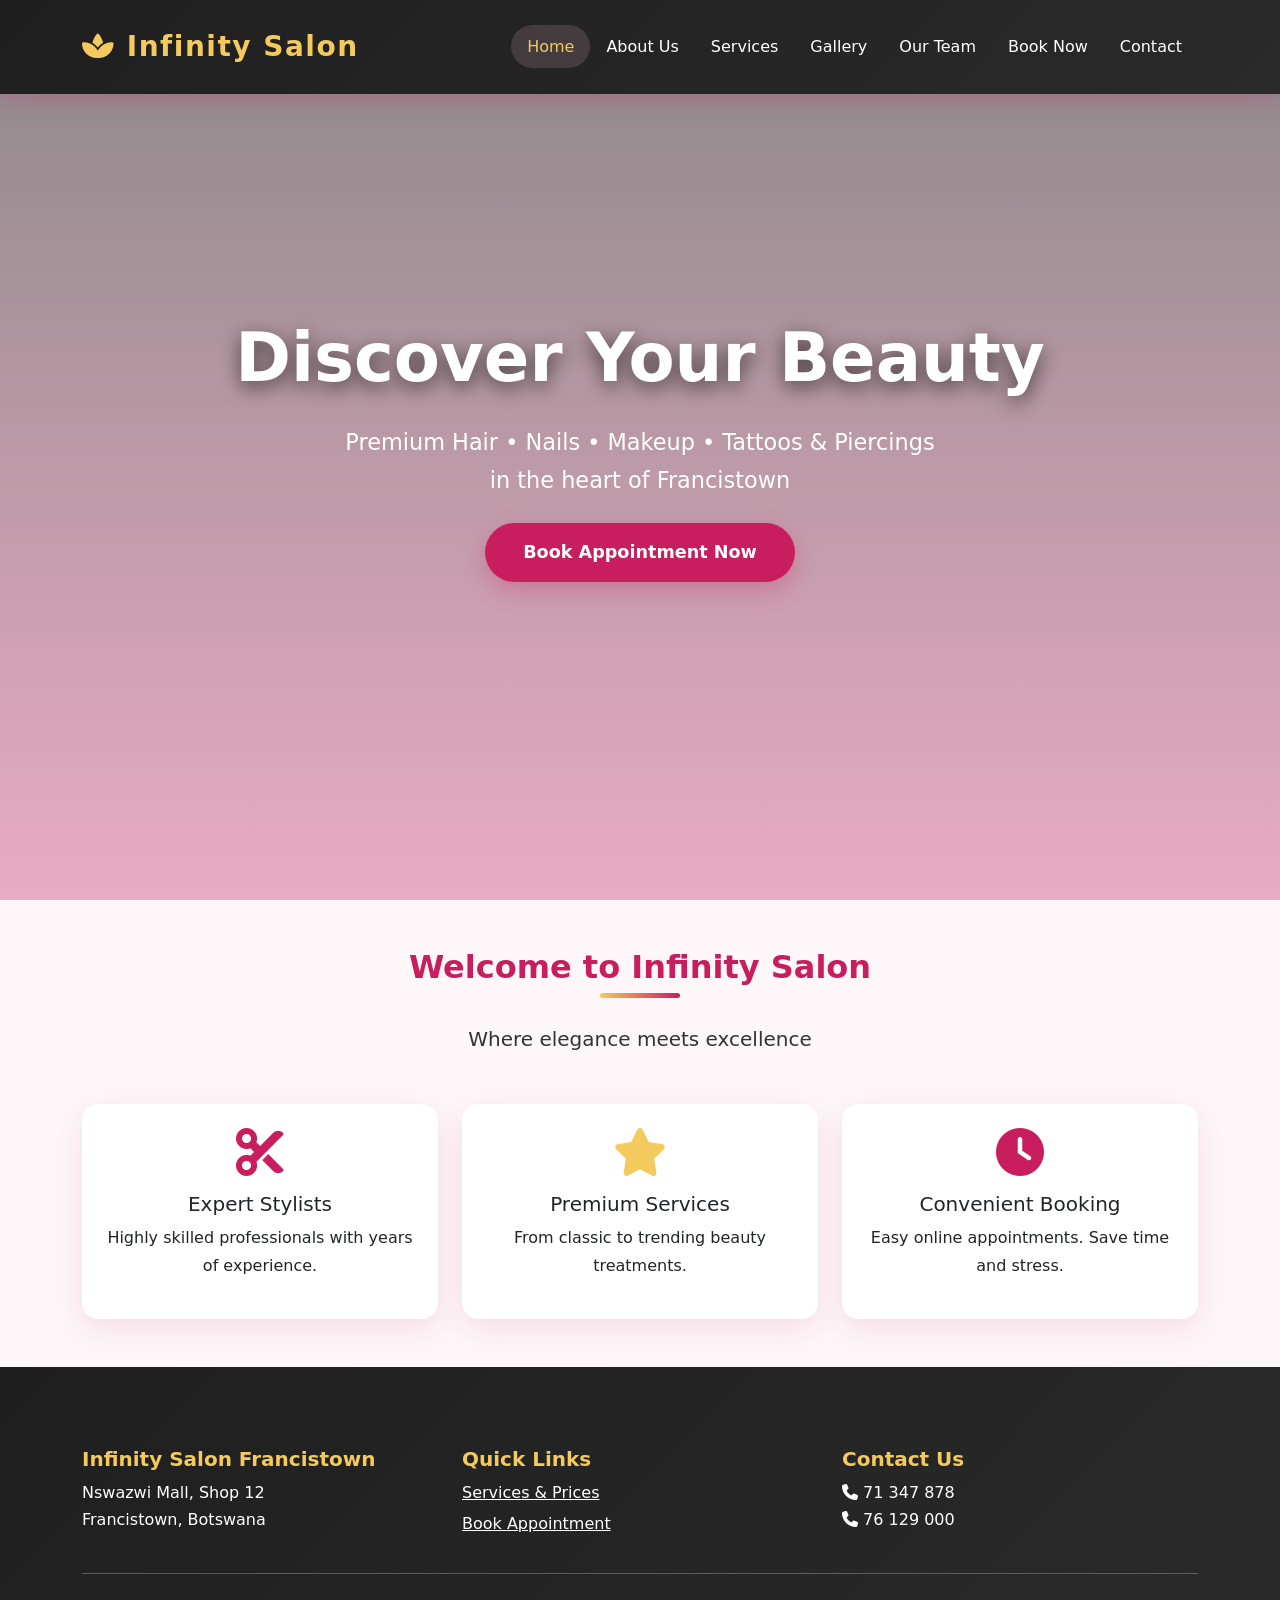
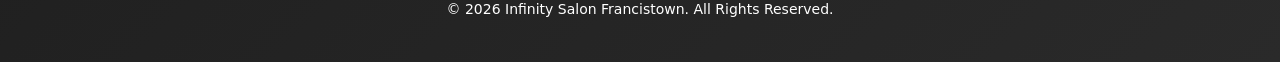
<file: index.html>
<!DOCTYPE html>
<html lang="en">
<head>
    <meta charset="UTF-8">
    <meta name="viewport" content="width=device-width, initial-scale=1.0">
    <title>Infinity Salon | Francistown</title>
    <link href="https://cdn.jsdelivr.net/npm/bootstrap@5.3.3/dist/css/bootstrap.min.css" rel="stylesheet">
    <link rel="stylesheet" href="https://cdnjs.cloudflare.com/ajax/libs/font-awesome/6.5.1/css/all.min.css">
    <link rel="stylesheet" href="style.css">
</head>
<body>
    <!-- Navbar -->
<nav class="navbar navbar-expand-lg navbar-dark fixed-top" style="background: linear-gradient(135deg, #1f1f1f, #2a2a2a);">
    <div class="container">
        <a class="navbar-brand fw-bold fs-3" href="index.html">
            <i class="fas fa-spa"></i> Infinity Salon
        </a>
        <button class="navbar-toggler" type="button" data-bs-toggle="collapse" data-bs-target="#navbarNav">
            <span class="navbar-toggler-icon"></span>
        </button>
        <div class="collapse navbar-collapse" id="navbarNav">
            <ul class="navbar-nav ms-auto">
                <li class="nav-item"><a class="nav-link active" href="index.html">Home</a></li>
                <li class="nav-item"><a class="nav-link" href="about.html">About Us</a></li>
                <li class="nav-item"><a class="nav-link" href="services.html">Services</a></li>
                <li class="nav-item"><a class="nav-link" href="gallery.html">Gallery</a></li>
                <li class="nav-item"><a class="nav-link" href="team.html">Our Team</a></li>
                <li class="nav-item"><a class="nav-link" href="bookings.html">Book Now</a></li>
                <li class="nav-item"><a class="nav-link" href="contact.html">Contact</a></li>
            </ul>
        </div>
    </div>
</nav>
    <!-- Hero Section -->
    <section class="hero">
        <div class="container">
            <h1 class="display-3 mb-4">Discover Your Beauty</h1>
            <p class="lead mb-4">Premium Hair • Nails • Makeup • Tattoos & Piercings<br>in the heart of Francistown</p>
            <a href="bookings.html" class="btn btn-primary btn-lg">Book Appointment Now</a>
        </div>
    </section>

    <!-- Welcome Section -->
    <section class="py-5">
        <div class="container">
            <div class="text-center mb-5">
                <h2 class="section-title">Welcome to Infinity Salon</h2>
                <p class="lead mt-3">Where elegance meets excellence</p>
            </div>
            <div class="row g-4 text-center">
                <div class="col-md-4">
                    <div class="card h-100 p-4">
                        <i class="fas fa-cut fa-3x mb-3" style="color: var(--primary);"></i>
                        <h5>Expert Stylists</h5>
                        <p>Highly skilled professionals with years of experience.</p>
                    </div>
                </div>
                <div class="col-md-4">
                    <div class="card h-100 p-4">
                        <i class="fas fa-star fa-3x mb-3" style="color: var(--accent);"></i>
                        <h5>Premium Services</h5>
                        <p>From classic to trending beauty treatments.</p>
                    </div>
                </div>
                <div class="col-md-4">
                    <div class="card h-100 p-4">
                        <i class="fas fa-clock fa-3x mb-3" style="color: var(--primary);"></i>
                        <h5>Convenient Booking</h5>
                        <p>Easy online appointments. Save time and stress.</p>
                    </div>
                </div>
            </div>
        </div>
    </section>

    <!-- Footer -->
    <footer class="footer">
        <div class="container">
            <div class="row">
                <div class="col-md-4">
                    <h5>Infinity Salon Francistown</h5>
                    <p>Nswazwi Mall, Shop 12<br>Francistown, Botswana</p>
                </div>
                <div class="col-md-4">
                    <h5>Quick Links</h5>
                    <a href="services.html" class="text-white d-block mb-1">Services & Prices</a>
                    <a href="bookings.html" class="text-white d-block">Book Appointment</a>
                </div>
                <div class="col-md-4">
                    <h5>Contact Us</h5>
                    <p>
                        <i class="fas fa-phone"></i> 71 347 878<br>
                        <i class="fas fa-phone"></i> 76 129 000
                    </p>
                </div>
            </div>
            <hr class="my-4">
            <div class="text-center small">
                &copy; 2026 Infinity Salon Francistown. All Rights Reserved.
            </div>
        </div>
    </footer>

    <script src="https://cdn.jsdelivr.net/npm/bootstrap@5.3.3/dist/js/bootstrap.bundle.min.js"></script>
    <script src="script.js"></script>
</body>
</html>
</file>
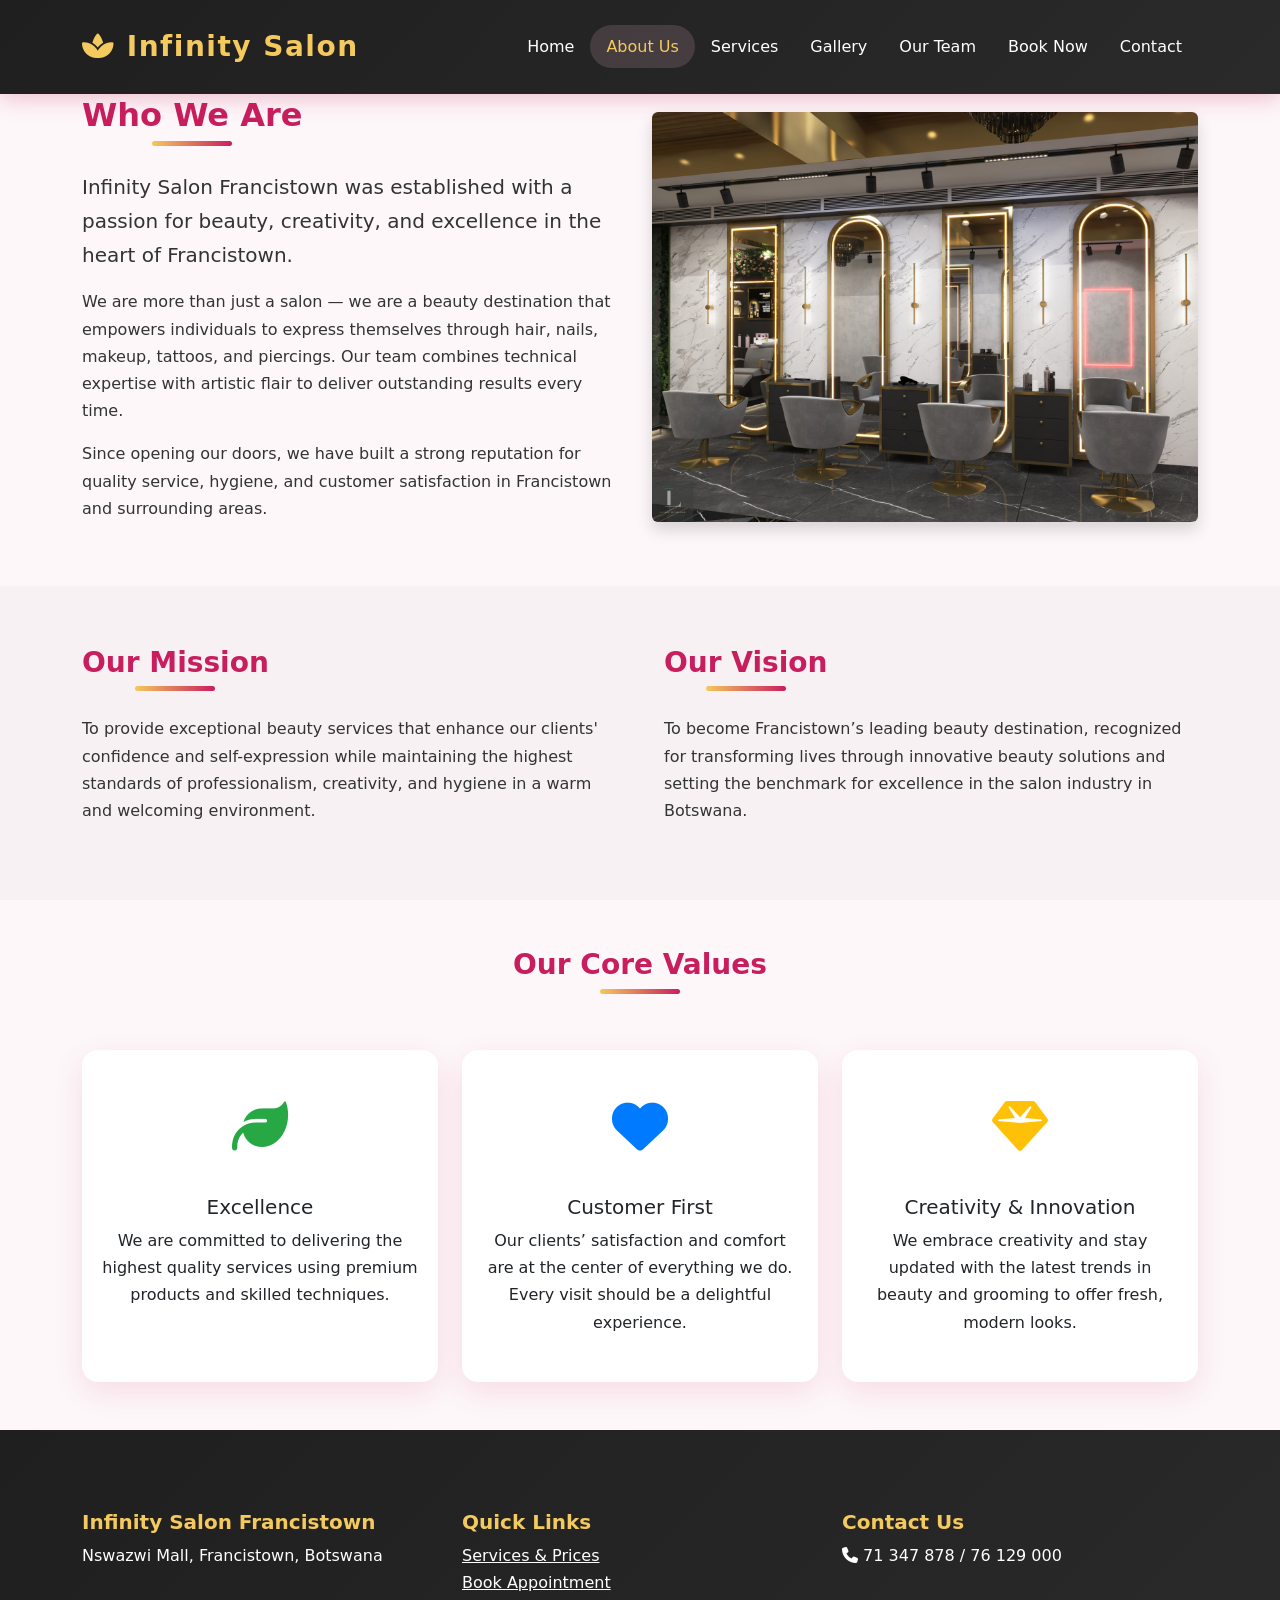
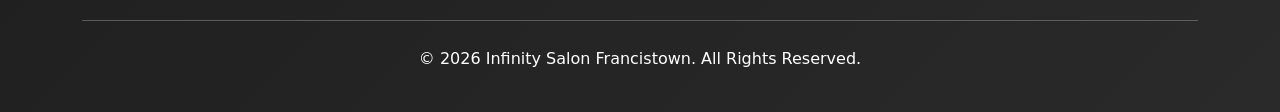
<file: about.html>
<!DOCTYPE html>
<html lang="en">
<head>
    <meta charset="UTF-8">
    <meta name="viewport" content="width=device-width, initial-scale=1.0">
    <title>About Us - Infinity Salon Francistown</title>
    <link href="https://cdn.jsdelivr.net/npm/bootstrap@5.3.3/dist/css/bootstrap.min.css" rel="stylesheet">
    <link rel="stylesheet" href="https://cdnjs.cloudflare.com/ajax/libs/font-awesome/6.5.1/css/all.min.css">
    <link rel="stylesheet" href="style.css">
    <style>
        .mission-vision {
            background-color: #f8f1f4;
            padding: 60px 0;
        }
        .value-card {
            text-align: center;
            padding: 30px 20px;
            transition: transform 0.3s;
        }
        .value-card:hover {
            transform: translateY(-10px);
        }
        .value-icon {
            font-size: 3.5rem;
            margin-bottom: 20px;
        }
    </style>
</head>
<body>
    <!-- Navbar -->
<nav class="navbar navbar-expand-lg navbar-dark fixed-top" style="background: linear-gradient(135deg, #1f1f1f, #2a2a2a);">
    <div class="container">
        <a class="navbar-brand fw-bold fs-3" href="index.html">
            <i class="fas fa-spa"></i> Infinity Salon
        </a>
        <button class="navbar-toggler" type="button" data-bs-toggle="collapse" data-bs-target="#navbarNav">
            <span class="navbar-toggler-icon"></span>
        </button>
        <div class="collapse navbar-collapse" id="navbarNav">
            <ul class="navbar-nav ms-auto">
                <li class="nav-item"><a class="nav-link" href="index.html">Home</a></li>
                <li class="nav-item"><a class="nav-link active" href="about.html">About Us</a></li>
                <li class="nav-item"><a class="nav-link" href="services.html">Services</a></li>
                <li class="nav-item"><a class="nav-link" href="gallery.html">Gallery</a></li>
                <li class="nav-item"><a class="nav-link" href="team.html">Our Team</a></li>
                <li class="nav-item"><a class="nav-link" href="bookings.html">Book Now</a></li>
                <li class="nav-item"><a class="nav-link" href="contact.html">Contact</a></li>
            </ul>
        </div>
    </div>
</nav>

    <section class="py-5 mt-5">
        <div class="container">
            <div class="row align-items-center">
                <div class="col-lg-6">
                    <h2 class="section-title mb-4">Who We Are</h2>
                    <p class="lead">Infinity Salon Francistown was established with a passion for beauty, creativity, and excellence in the heart of Francistown.</p>
                    <p>We are more than just a salon — we are a beauty destination that empowers individuals to express themselves through hair, nails, makeup, tattoos, and piercings. Our team combines technical expertise with artistic flair to deliver outstanding results every time.</p>
                    <p>Since opening our doors, we have built a strong reputation for quality service, hygiene, and customer satisfaction in Francistown and surrounding areas.</p>
                </div>
                <div class="col-lg-6">
                    <img src="images/salon.jpeg" alt="Infinity Salon Interior" class="img-fluid rounded shadow">
                </div>
            </div>
        </div>
    </section>

    <!-- Mission & Vision -->
    <section class="mission-vision">
        <div class="container">
            <div class="row g-5">
                <div class="col-lg-6">
                    <h3 class="section-title mb-4">Our Mission</h3>
                    <p>To provide exceptional beauty services that enhance our clients' confidence and self-expression while maintaining the highest standards of professionalism, creativity, and hygiene in a warm and welcoming environment.</p>
                </div>
                <div class="col-lg-6">
                    <h3 class="section-title mb-4">Our Vision</h3>
                    <p>To become Francistown’s leading beauty destination, recognized for transforming lives through innovative beauty solutions and setting the benchmark for excellence in the salon industry in Botswana.</p>
                </div>
            </div>
        </div>
    </section>

    <!-- Core Values -->
    <section class="py-5">
        <div class="container">
            <div class="text-center mb-5">
                <h3 class="section-title">Our Core Values</h3>
            </div>
            <div class="row g-4">
                <div class="col-md-4">
                    <div class="value-card card h-100">
                        <div class="value-icon" style="color: #28a745;">
                            <i class="fas fa-leaf"></i>
                        </div>
                        <h5>Excellence</h5>
                        <p>We are committed to delivering the highest quality services using premium products and skilled techniques.</p>
                    </div>
                </div>
                <div class="col-md-4">
                    <div class="value-card card h-100">
                        <div class="value-icon" style="color: #007bff;">
                            <i class="fas fa-heart"></i>
                        </div>
                        <h5>Customer First</h5>
                        <p>Our clients’ satisfaction and comfort are at the center of everything we do. Every visit should be a delightful experience.</p>
                    </div>
                </div>
                <div class="col-md-4">
                    <div class="value-card card h-100">
                        <div class="value-icon" style="color: #ffc107;">
                            <i class="fas fa-gem"></i>
                        </div>
                        <h5>Creativity & Innovation</h5>
                        <p>We embrace creativity and stay updated with the latest trends in beauty and grooming to offer fresh, modern looks.</p>
                    </div>
                </div>
            </div>
        </div>
    </section>

    <footer class="footer">
        <div class="container">
            <div class="row">
                <div class="col-md-4">
                    <h5>Infinity Salon Francistown</h5>
                    <p>Nswazwi Mall, Francistown, Botswana</p>
                </div>
                <div class="col-md-4">
                    <h5>Quick Links</h5>
                    <a href="services.html" class="text-white d-block">Services & Prices</a>
                    <a href="bookings.html" class="text-white d-block">Book Appointment</a>
                </div>
                <div class="col-md-4">
                    <h5>Contact Us</h5>
                    <p><i class="fas fa-phone"></i> 71 347 878 / 76 129 000</p>
                </div>
            </div>
            <hr class="my-4">
            <div class="text-center">
                &copy; 2026 Infinity Salon Francistown. All Rights Reserved.
            </div>
        </div>
    </footer>

    <script src="https://cdn.jsdelivr.net/npm/bootstrap@5.3.3/dist/js/bootstrap.bundle.min.js"></script>
    <script src="script.js"></script>
</body>
</html>
</file>
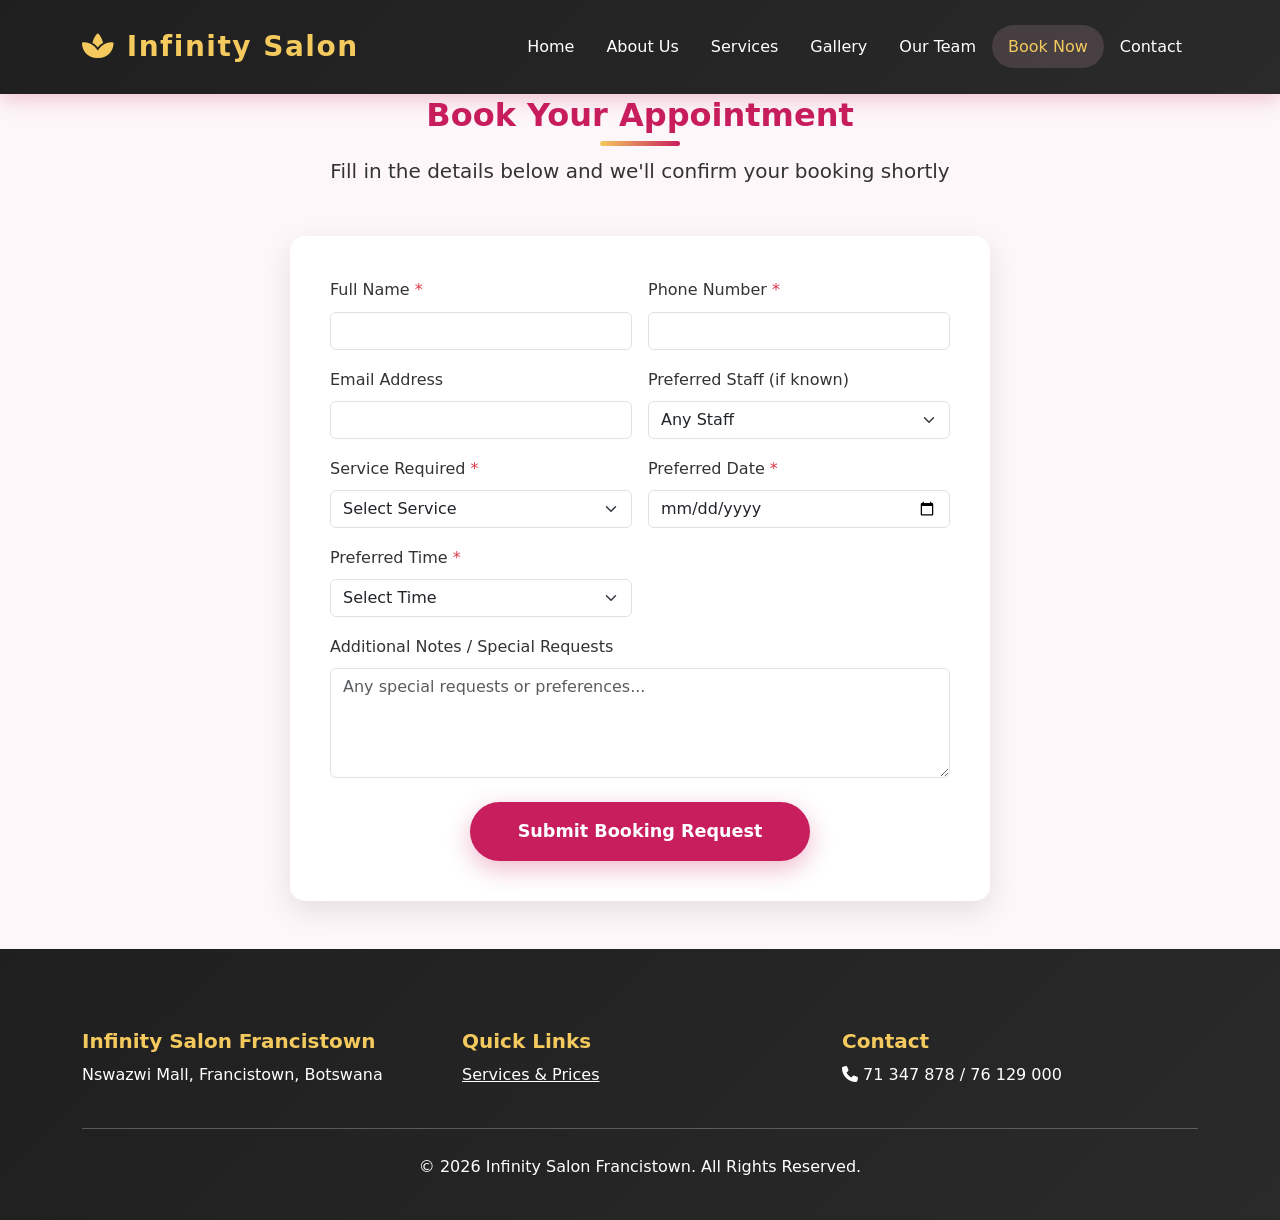
<file: bookings.html>
<!DOCTYPE html>
<html lang="en">
<head>
    <meta charset="UTF-8">
    <meta name="viewport" content="width=device-width, initial-scale=1.0">
    <title>Book Appointment - Infinity Salon Francistown</title>
    <link href="https://cdn.jsdelivr.net/npm/bootstrap@5.3.3/dist/css/bootstrap.min.css" rel="stylesheet">
    <link rel="stylesheet" href="https://cdnjs.cloudflare.com/ajax/libs/font-awesome/6.5.1/css/all.min.css">
    <link rel="stylesheet" href="style.css">
    <style>
        .booking-form {
            max-width: 700px;
            margin: 0 auto;
            background: #fff;
            padding: 40px;
            border-radius: 15px;
            box-shadow: 0 10px 30px rgba(0,0,0,0.1);
        }
    </style>
</head>
<body>
    <!-- Navbar -->
<nav class="navbar navbar-expand-lg navbar-dark fixed-top" style="background: linear-gradient(135deg, #1f1f1f, #2a2a2a);">
    <div class="container">
        <a class="navbar-brand fw-bold fs-3" href="index.html">
            <i class="fas fa-spa"></i> Infinity Salon
        </a>
        <button class="navbar-toggler" type="button" data-bs-toggle="collapse" data-bs-target="#navbarNav">
            <span class="navbar-toggler-icon"></span>
        </button>
        <div class="collapse navbar-collapse" id="navbarNav">
            <ul class="navbar-nav ms-auto">
                <li class="nav-item"><a class="nav-link" href="index.html">Home</a></li>
                <li class="nav-item"><a class="nav-link" href="about.html">About Us</a></li>
                <li class="nav-item"><a class="nav-link" href="services.html">Services</a></li>
                <li class="nav-item"><a class="nav-link" href="gallery.html">Gallery</a></li>
                <li class="nav-item"><a class="nav-link" href="team.html">Our Team</a></li>
                <li class="nav-item"><a class="nav-link active" href="bookings.html">Book Now</a></li>
                <li class="nav-item"><a class="nav-link" href="contact.html">Contact</a></li>
            </ul>
        </div>
    </div>
</nav>

    <section class="py-5 mt-5">
        <div class="container">
            <div class="text-center mb-5">
                <h2 class="section-title">Book Your Appointment</h2>
                <p class="lead">Fill in the details below and we'll confirm your booking shortly</p>
            </div>

            <div class="booking-form">
                <form id="bookingForm" action="#" method="POST" novalidate>
                    <div class="row g-3">
                        <div class="col-md-6">
                            <label class="form-label">Full Name <span class="text-danger">*</span></label>
                            <input type="text" class="form-control" id="fullName" required>
                        </div>
                        <div class="col-md-6">
                            <label class="form-label">Phone Number <span class="text-danger">*</span></label>
                            <input type="tel" class="form-control" id="phone" required pattern="[0-9]{8,10}">
                        </div>

                        <div class="col-md-6">
                            <label class="form-label">Email Address</label>
                            <input type="email" class="form-control" id="email">
                        </div>
                        <div class="col-md-6">
                            <label class="form-label">Preferred Staff (if known)</label>
                            <select class="form-select" id="staff">
                                <option value="">Any Staff</option>
                                <option value="Nonofo Seloilwe">Nonofo Seloilwe (Nails)</option>
                                <option value="Lerato Kgosi">Lerato Kgosi (Hair)</option>
                                <option value="Thabo Molefe">Thabo Molefe (Barber)</option>
                                <option value="Keabetswe Phiri">Keabetswe Phiri (Makeup)</option>
                                <option value="Kagiso Ramotswe">Kagiso Ramotswe (Tattoo & Piercing)</option>
                            </select>
                        </div>

                        <div class="col-md-6">
                            <label class="form-label">Service Required <span class="text-danger">*</span></label>
                            <select class="form-select" id="service" required>
                                <option value="">Select Service</option>
                                <option value="Braids">Braids</option>
                                <option value="Wig Installation">Wig Installation</option>
                                <option value="Cornrows">Cornrows</option>
                                <option value="Hair Cutting & Styling">Hair Cutting & Styling</option>
                                <option value="Hair Coloring">Hair Coloring</option>
                                <option value="Manicure">Manicure</option>
                                <option value="Pedicure">Pedicure</option>
                                <option value="Makeup Application">Makeup Application</option>
                                <option value="Lash Extensions">Lash Extensions</option>
                                <option value="Tattoo">Tattoo</option>
                                <option value="Piercing">Piercing</option>
                            </select>
                        </div>

                        <div class="col-md-6">
                            <label class="form-label">Preferred Date <span class="text-danger">*</span></label>
                            <input type="date" class="form-control" id="date" required>
                        </div>

                        <div class="col-md-6">
                            <label class="form-label">Preferred Time <span class="text-danger">*</span></label>
                            <select class="form-select" id="time" required>
                                <option value="">Select Time</option>
                                <option value="08:00">08:00 AM</option>
                                <option value="09:00">09:00 AM</option>
                                <option value="10:00">10:00 AM</option>
                                <option value="11:00">11:00 AM</option>
                                <option value="12:00">12:00 PM</option>
                                <option value="13:00">01:00 PM</option>
                                <option value="14:00">02:00 PM</option>
                                <option value="15:00">03:00 PM</option>
                                <option value="16:00">04:00 PM</option>
                            </select>
                        </div>

                        <div class="col-12">
                            <label class="form-label">Additional Notes / Special Requests</label>
                            <textarea class="form-control" id="notes" rows="4" placeholder="Any special requests or preferences..."></textarea>
                        </div>
                    </div>

                    <div class="text-center mt-4">
                        <button type="submit" class="btn btn-primary btn-lg px-5">Submit Booking Request</button>
                    </div>
                </form>
            </div>
        </div>
    </section>

    <footer class="footer">
        <div class="container">
            <div class="row">
                <div class="col-md-4">
                    <h5>Infinity Salon Francistown</h5>
                    <p>Nswazwi Mall, Francistown, Botswana</p>
                </div>
                <div class="col-md-4">
                    <h5>Quick Links</h5>
                    <a href="services.html" class="text-white d-block">Services & Prices</a>
                </div>
                <div class="col-md-4">
                    <h5>Contact</h5>
                    <p><i class="fas fa-phone"></i> 71 347 878 / 76 129 000</p>
                </div>
            </div>
            <hr class="my-4">
            <div class="text-center">
                &copy; 2026 Infinity Salon Francistown. All Rights Reserved.
            </div>
        </div>
    </footer>

    <script src="https://cdn.jsdelivr.net/npm/bootstrap@5.3.3/dist/js/bootstrap.bundle.min.js"></script>
    <script src="script.js"></script>
    
    <!-- Form Validation Script -->
    <script>
        document.getElementById('bookingForm').addEventListener('submit', function(e) {
            e.preventDefault();
            
            const name = document.getElementById('fullName').value.trim();
            const phone = document.getElementById('phone').value.trim();
            const service = document.getElementById('service').value;
            const date = document.getElementById('date').value;
            const time = document.getElementById('time').value;

            if (!name || !phone || !service || !date || !time) {
                alert("Please fill in all required fields.");
                return;
            }

            alert(`Thank you, ${name}!\n\nYour booking request for ${service} on ${date} at ${time} has been received.\n\nWe will contact you shortly to confirm.`);
            
            // Reset form after submission
            this.reset();
        });
    </script>
</body>
</html>
</file>
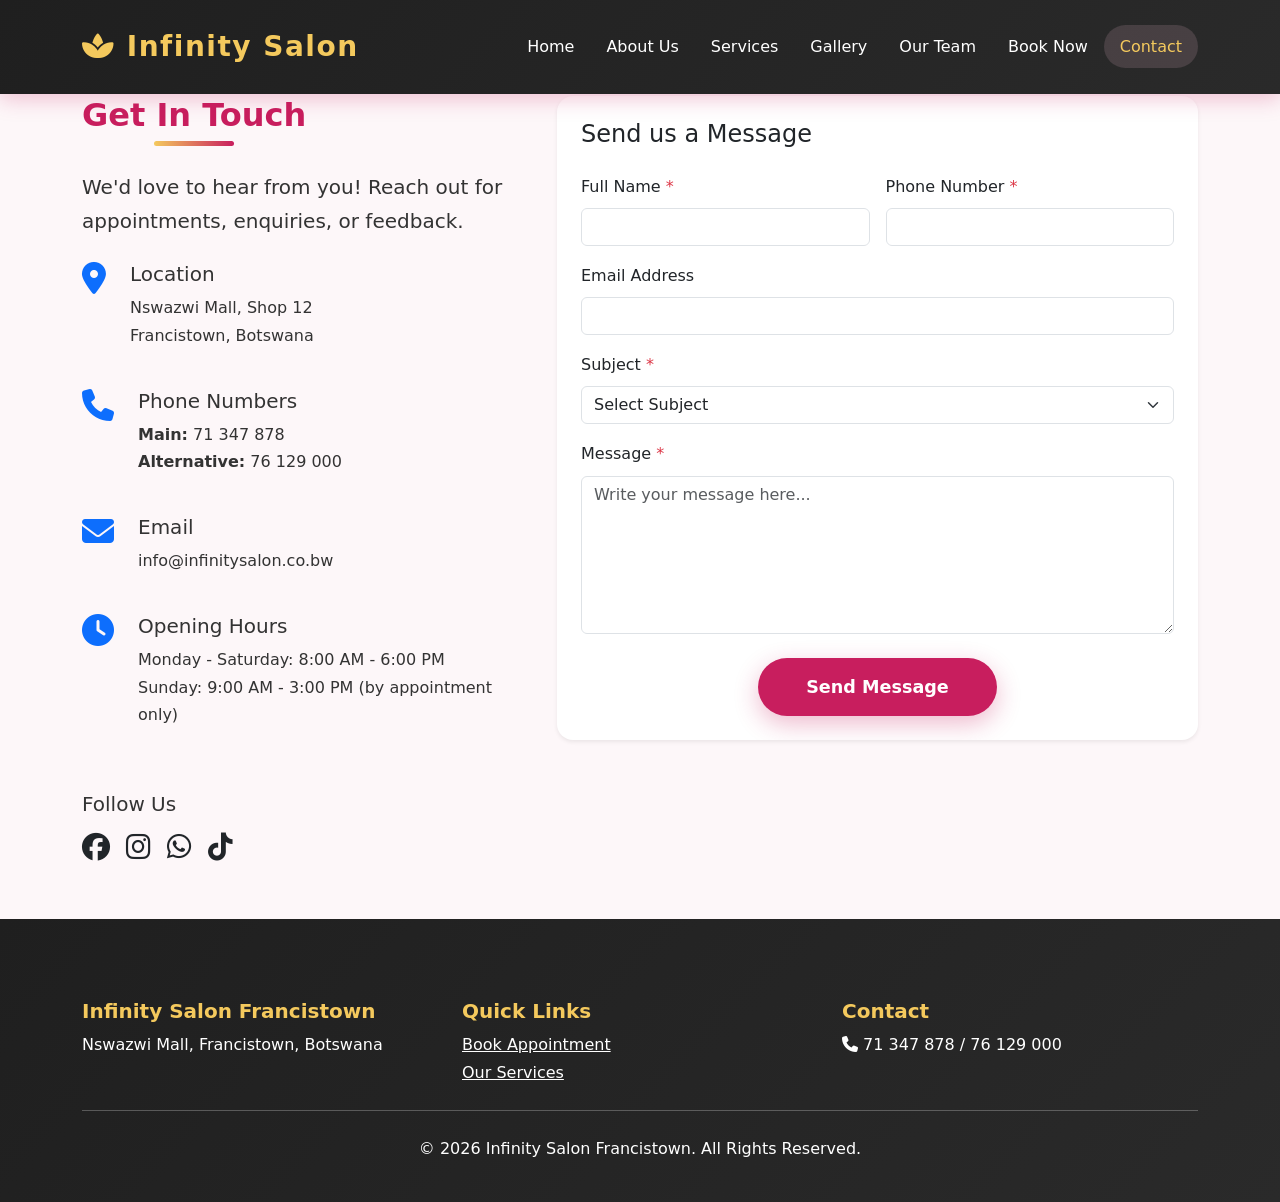
<file: contact.html>
<!DOCTYPE html>
<html lang="en">
<head>
    <meta charset="UTF-8">
    <meta name="viewport" content="width=device-width, initial-scale=1.0">
    <title>Contact Us - Infinity Salon Francistown</title>
    <link href="https://cdn.jsdelivr.net/npm/bootstrap@5.3.3/dist/css/bootstrap.min.css" rel="stylesheet">
    <link rel="stylesheet" href="https://cdnjs.cloudflare.com/ajax/libs/font-awesome/6.5.1/css/all.min.css">
    <link rel="stylesheet" href="style.css">
</head>
<body>
    <!-- Navbar -->
<nav class="navbar navbar-expand-lg navbar-dark fixed-top" style="background: linear-gradient(135deg, #1f1f1f, #2a2a2a);">
    <div class="container">
        <a class="navbar-brand fw-bold fs-3" href="index.html">
            <i class="fas fa-spa"></i> Infinity Salon
        </a>
        <button class="navbar-toggler" type="button" data-bs-toggle="collapse" data-bs-target="#navbarNav">
            <span class="navbar-toggler-icon"></span>
        </button>
        <div class="collapse navbar-collapse" id="navbarNav">
            <ul class="navbar-nav ms-auto">
                <li class="nav-item"><a class="nav-link" href="index.html">Home</a></li>
                <li class="nav-item"><a class="nav-link" href="about.html">About Us</a></li>
                <li class="nav-item"><a class="nav-link" href="services.html">Services</a></li>
                <li class="nav-item"><a class="nav-link" href="gallery.html">Gallery</a></li>
                <li class="nav-item"><a class="nav-link" href="team.html">Our Team</a></li>
                <li class="nav-item"><a class="nav-link" href="bookings.html">Book Now</a></li>
                <li class="nav-item"><a class="nav-link active" href="contact.html">Contact</a></li>
            </ul>
        </div>
    </div>
</nav>

    <section class="py-5 mt-5">
        <div class="container">
            <div class="row">
                <!-- Contact Information -->
                <div class="col-lg-5">
                    <h2 class="section-title mb-4">Get In Touch</h2>
                    <p class="lead">We'd love to hear from you! Reach out for appointments, enquiries, or feedback.</p>
                    
                    <div class="mt-4">
                        <div class="d-flex mb-4">
                            <i class="fas fa-map-marker-alt fa-2x text-primary me-4"></i>
                            <div>
                                <h5>Location</h5>
                                <p>Nswazwi Mall, Shop 12<br>Francistown, Botswana</p>
                            </div>
                        </div>

                        <div class="d-flex mb-4">
                            <i class="fas fa-phone fa-2x text-primary me-4"></i>
                            <div>
                                <h5>Phone Numbers</h5>
                                <p>
                                    <strong>Main:</strong> 71 347 878<br>
                                    <strong>Alternative:</strong> 76 129 000
                                </p>
                            </div>
                        </div>

                        <div class="d-flex mb-4">
                            <i class="fas fa-envelope fa-2x text-primary me-4"></i>
                            <div>
                                <h5>Email</h5>
                                <p>info@infinitysalon.co.bw</p>
                            </div>
                        </div>

                        <div class="d-flex mb-4">
                            <i class="fas fa-clock fa-2x text-primary me-4"></i>
                            <div>
                                <h5>Opening Hours</h5>
                                <p>
                                    Monday - Saturday: 8:00 AM - 6:00 PM<br>
                                    Sunday: 9:00 AM - 3:00 PM (by appointment only)
                                </p>
                            </div>
                        </div>
                    </div>

                    <!-- Social Media -->
                    <div class="mt-5">
                        <h5>Follow Us</h5>
                        <div class="d-flex gap-3 fs-3">
                            <a href="#" class="text-dark"><i class="fab fa-facebook"></i></a>
                            <a href="#" class="text-dark"><i class="fab fa-instagram"></i></a>
                            <a href="#" class="text-dark"><i class="fab fa-whatsapp"></i></a>
                            <a href="#" class="text-dark"><i class="fab fa-tiktok"></i></a>
                        </div>
                    </div>
                </div>

                <!-- Contact Form -->
                <div class="col-lg-7">
                    <div class="card shadow-sm">
                        <div class="card-body p-4">
                            <h4 class="mb-4">Send us a Message</h4>
                            <form id="contactForm" novalidate>
                                <div class="row g-3">
                                    <div class="col-md-6">
                                        <label class="form-label">Full Name <span class="text-danger">*</span></label>
                                        <input type="text" class="form-control" id="cname" required>
                                    </div>
                                    <div class="col-md-6">
                                        <label class="form-label">Phone Number <span class="text-danger">*</span></label>
                                        <input type="tel" class="form-control" id="cphone" required>
                                    </div>
                                    <div class="col-12">
                                        <label class="form-label">Email Address</label>
                                        <input type="email" class="form-control" id="cemail">
                                    </div>
                                    <div class="col-12">
                                        <label class="form-label">Subject <span class="text-danger">*</span></label>
                                        <select class="form-select" id="csubject" required>
                                            <option value="">Select Subject</option>
                                            <option value="Appointment Enquiry">Appointment Enquiry</option>
                                            <option value="Service Information">Service Information</option>
                                            <option value="Complaint">Complaint / Feedback</option>
                                            <option value="General Enquiry">General Enquiry</option>
                                        </select>
                                    </div>
                                    <div class="col-12">
                                        <label class="form-label">Message <span class="text-danger">*</span></label>
                                        <textarea class="form-control" id="cmessage" rows="6" required placeholder="Write your message here..."></textarea>
                                    </div>
                                </div>

                                <div class="text-center mt-4">
                                    <button type="submit" class="btn btn-primary btn-lg px-5">Send Message</button>
                                </div>
                            </form>
                        </div>
                    </div>
                </div>
            </div>
        </div>
    </section>

    <footer class="footer">
        <div class="container">
            <div class="row">
                <div class="col-md-4">
                    <h5>Infinity Salon Francistown</h5>
                    <p>Nswazwi Mall, Francistown, Botswana</p>
                </div>
                <div class="col-md-4">
                    <h5>Quick Links</h5>
                    <a href="bookings.html" class="text-white d-block">Book Appointment</a>
                    <a href="services.html" class="text-white d-block">Our Services</a>
                </div>
                <div class="col-md-4">
                    <h5>Contact</h5>
                    <p><i class="fas fa-phone"></i> 71 347 878 / 76 129 000</p>
                </div>
            </div>
            <hr class="my-4">
            <div class="text-center">
                &copy; 2026 Infinity Salon Francistown. All Rights Reserved.
            </div>
        </div>
    </footer>

    <script src="https://cdn.jsdelivr.net/npm/bootstrap@5.3.3/dist/js/bootstrap.bundle.min.js"></script>
    <script src="script.js"></script>

    <!-- Contact Form Script -->
    <script>
        document.getElementById('contactForm').addEventListener('submit', function(e) {
            e.preventDefault();
            
            const name = document.getElementById('cname').value.trim();
            const phone = document.getElementById('cphone').value.trim();
            const message = document.getElementById('cmessage').value.trim();

            if (!name || !phone || !message) {
                alert("Please fill in all required fields.");
                return;
            }

            alert(`Thank you, ${name}!\n\nYour message has been received. We will get back to you as soon as possible.`);
            this.reset();
        });
    </script>
</body>
</html>
</file>
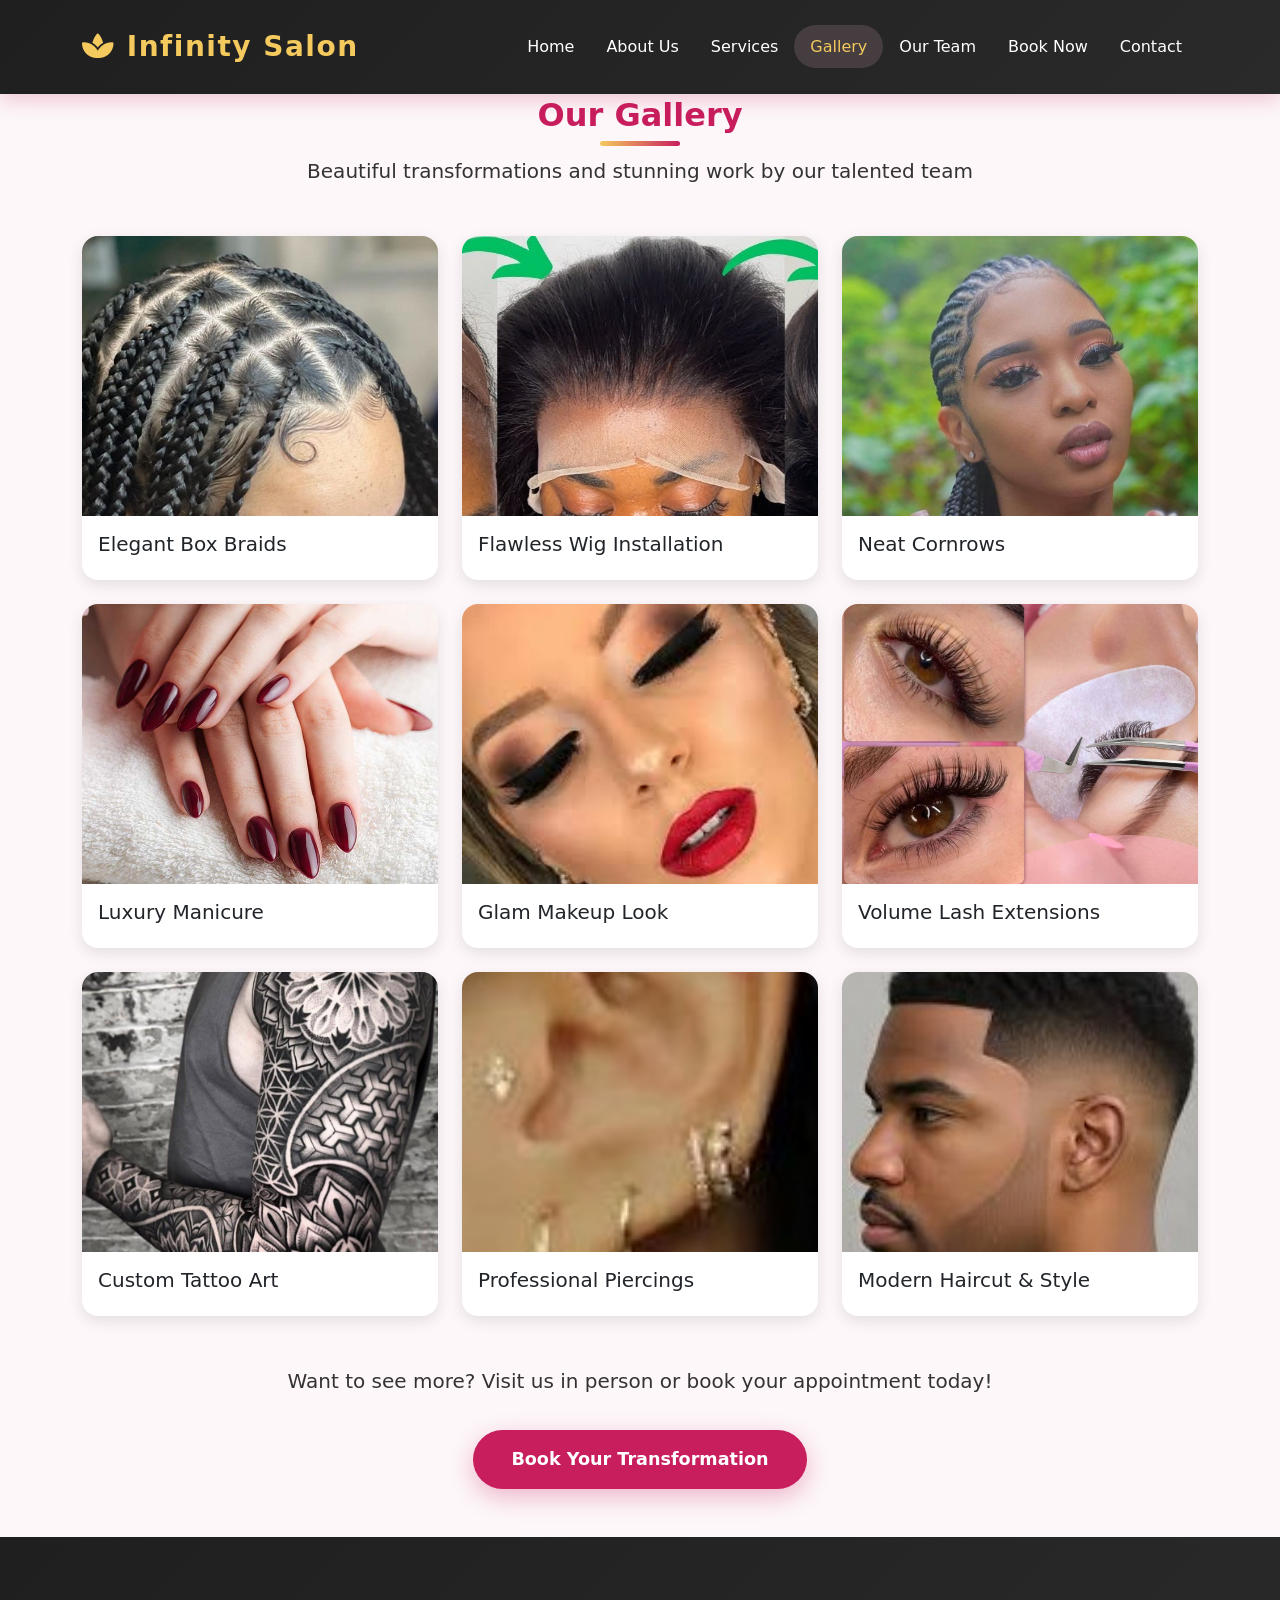
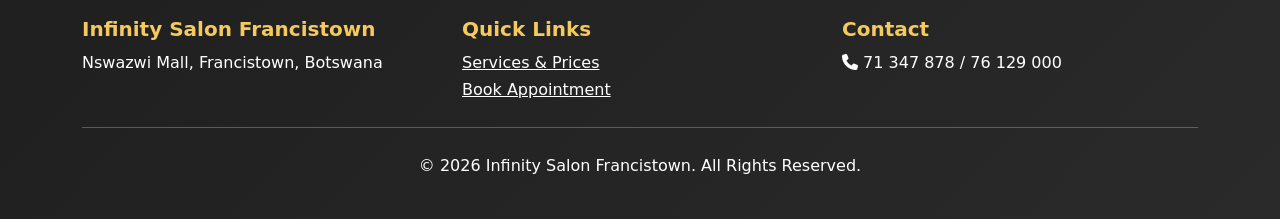
<file: gallery.html>
<!DOCTYPE html>
<html lang="en">
<head>
    <meta charset="UTF-8">
    <meta name="viewport" content="width=device-width, initial-scale=1.0">
    <title>Gallery - Infinity Salon Francistown</title>
    <link href="https://cdn.jsdelivr.net/npm/bootstrap@5.3.3/dist/css/bootstrap.min.css" rel="stylesheet">
    <link rel="stylesheet" href="https://cdnjs.cloudflare.com/ajax/libs/font-awesome/6.5.1/css/all.min.css">
    <link rel="stylesheet" href="style.css">
    <style>
        .gallery-img {
            height: 280px;
            object-fit: cover;
            transition: transform 0.4s ease;
        }
        .gallery-img:hover {
            transform: scale(1.08);
        }
        .gallery-card {
            overflow: hidden;
            border: none;
            box-shadow: 0 5px 15px rgba(0,0,0,0.1);
        }
    </style>
</head>
<body>
    <!-- Navbar -->
<nav class="navbar navbar-expand-lg navbar-dark fixed-top" style="background: linear-gradient(135deg, #1f1f1f, #2a2a2a);">
    <div class="container">
        <a class="navbar-brand fw-bold fs-3" href="index.html">
            <i class="fas fa-spa"></i> Infinity Salon
        </a>
        <button class="navbar-toggler" type="button" data-bs-toggle="collapse" data-bs-target="#navbarNav">
            <span class="navbar-toggler-icon"></span>
        </button>
        <div class="collapse navbar-collapse" id="navbarNav">
            <ul class="navbar-nav ms-auto">
                <li class="nav-item"><a class="nav-link" href="index.html">Home</a></li>
                <li class="nav-item"><a class="nav-link" href="about.html">About Us</a></li>
                <li class="nav-item"><a class="nav-link" href="services.html">Services</a></li>
                <li class="nav-item"><a class="nav-link active" href="gallery.html">Gallery</a></li>
                <li class="nav-item"><a class="nav-link" href="team.html">Our Team</a></li>
                <li class="nav-item"><a class="nav-link" href="bookings.html">Book Now</a></li>
                <li class="nav-item"><a class="nav-link" href="contact.html">Contact</a></li>
            </ul>
        </div>
    </div>
</nav>

    <section class="py-5 mt-5">
        <div class="container">
            <div class="text-center mb-5">
                <h2 class="section-title">Our Gallery</h2>
                <p class="lead">Beautiful transformations and stunning work by our talented team</p>
            </div>

            <div class="row g-4">
                <!-- Row 1 -->
                <div class="col-md-6 col-lg-4">
                    <div class="gallery-card card">
                        <img src="images/box.jpg" class="gallery-img card-img-top" alt="Beautiful Box Braids">
                        <div class="card-body">
                            <h5 class="card-title">Elegant Box Braids</h5>
                        </div>
                    </div>
                </div>
                <div class="col-md-6 col-lg-4">
                    <div class="gallery-card card">
                        <img src="images/wig.jpg" class="gallery-img card-img-top" alt="Wig Installation">
                        <div class="card-body">
                            <h5 class="card-title">Flawless Wig Installation</h5>
                        </div>
                    </div>
                </div>
                <div class="col-md-6 col-lg-4">
                    <div class="gallery-card card">
                        <img src="images/cornrow.jpg" class="gallery-img card-img-top" alt="Cornrows">
                        <div class="card-body">
                            <h5 class="card-title">Neat Cornrows</h5>
                        </div>
                    </div>
                </div>

                <!-- Row 2 -->
                <div class="col-md-6 col-lg-4">
                    <div class="gallery-card card">
                        <img src="images/manicure.jpg" class="gallery-img card-img-top" alt="Manicure">
                        <div class="card-body">
                            <h5 class="card-title">Luxury Manicure</h5>
                        </div>
                    </div>
                </div>
                <div class="col-md-6 col-lg-4">
                    <div class="gallery-card card">
                        <img src="images/glam.jpg" class="gallery-img card-img-top" alt="Makeup">
                        <div class="card-body">
                            <h5 class="card-title">Glam Makeup Look</h5>
                        </div>
                    </div>
                </div>
                <div class="col-md-6 col-lg-4">
                    <div class="gallery-card card">
                        <img src="images/lash.jpg" class="gallery-img card-img-top" alt="Lash Extensions">
                        <div class="card-body">
                            <h5 class="card-title">Volume Lash Extensions</h5>
                        </div>
                    </div>
                </div>

                <!-- Row 3 -->
                <div class="col-md-6 col-lg-4">
                    <div class="gallery-card card">
                        <img src="images/geometric.jpg" class="gallery-img card-img-top" alt="Tattoo">
                        <div class="card-body">
                            <h5 class="card-title">Custom Tattoo Art</h5>
                        </div>
                    </div>
                </div>
                <div class="col-md-6 col-lg-4">
                    <div class="gallery-card card">
                        <img src="images/piercing.jpg" class="gallery-img card-img-top" alt="Piercing">
                        <div class="card-body">
                            <h5 class="card-title">Professional Piercings</h5>
                        </div>
                    </div>
                </div>
                <div class="col-md-6 col-lg-4">
                    <div class="gallery-card card">
                        <img src="images/haircut.jpg" class="gallery-img card-img-top" alt="Haircut">
                        <div class="card-body">
                            <h5 class="card-title">Modern Haircut & Style</h5>
                        </div>
                    </div>
                </div>
            </div>

            <div class="text-center mt-5">
                <p class="lead">Want to see more? Visit us in person or book your appointment today!</p>
                <a href="bookings.html" class="btn btn-primary btn-lg mt-3">Book Your Transformation</a>
            </div>
        </div>
    </section>

    <footer class="footer">
        <div class="container">
            <div class="row">
                <div class="col-md-4">
                    <h5>Infinity Salon Francistown</h5>
                    <p>Nswazwi Mall, Francistown, Botswana</p>
                </div>
                <div class="col-md-4">
                    <h5>Quick Links</h5>
                    <a href="services.html" class="text-white d-block">Services & Prices</a>
                    <a href="bookings.html" class="text-white d-block">Book Appointment</a>
                </div>
                <div class="col-md-4">
                    <h5>Contact</h5>
                    <p><i class="fas fa-phone"></i> 71 347 878 / 76 129 000</p>
                </div>
            </div>
            <hr class="my-4">
            <div class="text-center">
                &copy; 2026 Infinity Salon Francistown. All Rights Reserved.
            </div>
        </div>
    </footer>

    <script src="https://cdn.jsdelivr.net/npm/bootstrap@5.3.3/dist/js/bootstrap.bundle.min.js"></script>
    <script src="script.js"></script>
</body>
</html>
</file>
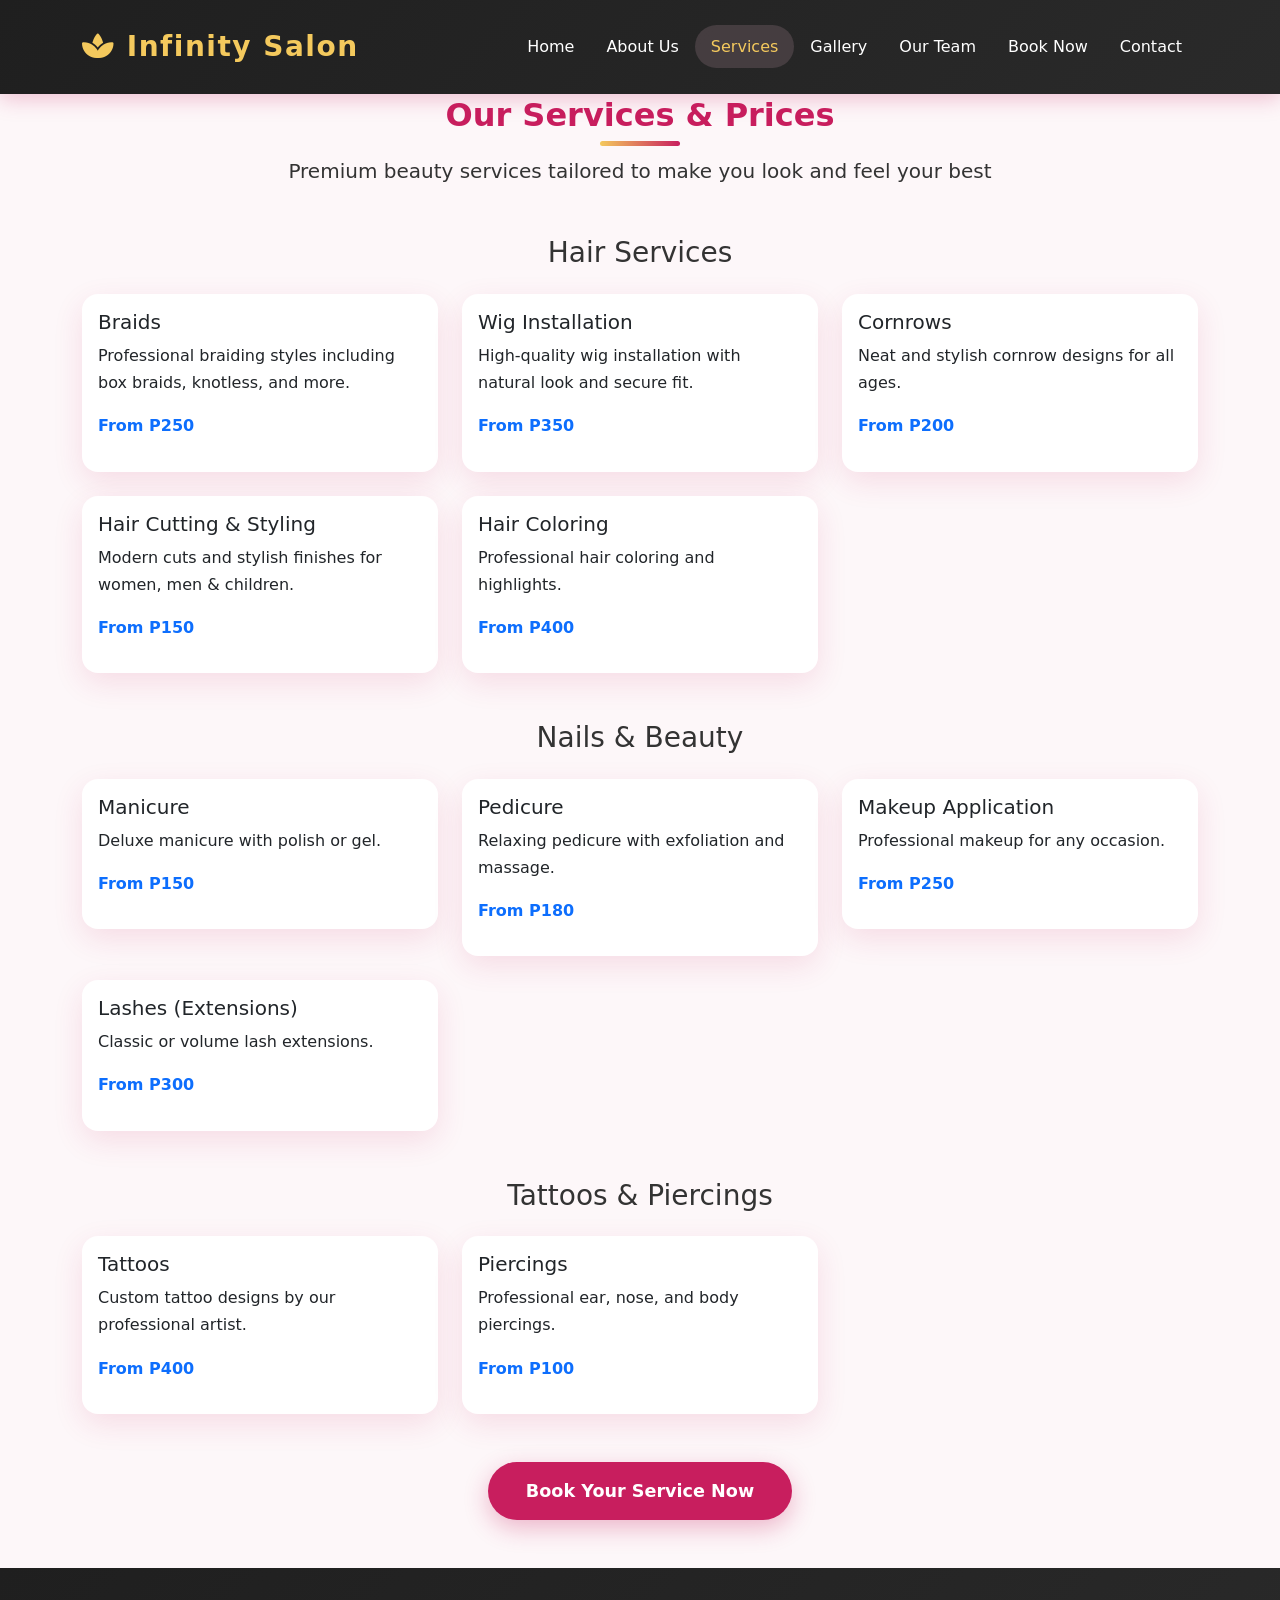
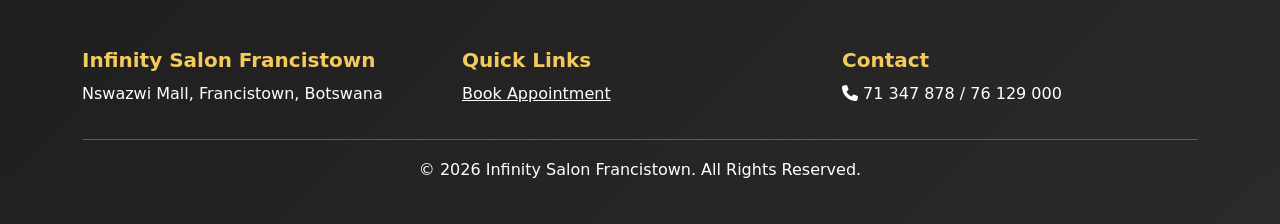
<file: services.html>
<!DOCTYPE html>
<html lang="en">
<head>
    <meta charset="UTF-8">
    <meta name="viewport" content="width=device-width, initial-scale=1.0">
    <title>Services & Prices - Infinity Salon Francistown</title>
    <link href="https://cdn.jsdelivr.net/npm/bootstrap@5.3.3/dist/css/bootstrap.min.css" rel="stylesheet">
    <link rel="stylesheet" href="https://cdnjs.cloudflare.com/ajax/libs/font-awesome/6.5.1/css/all.min.css">
    <link rel="stylesheet" href="style.css">
</head>
<body>
    <!-- Navbar -->
<nav class="navbar navbar-expand-lg navbar-dark fixed-top" style="background: linear-gradient(135deg, #1f1f1f, #2a2a2a);">
    <div class="container">
        <a class="navbar-brand fw-bold fs-3" href="index.html">
            <i class="fas fa-spa"></i> Infinity Salon
        </a>
        <button class="navbar-toggler" type="button" data-bs-toggle="collapse" data-bs-target="#navbarNav">
            <span class="navbar-toggler-icon"></span>
        </button>
        <div class="collapse navbar-collapse" id="navbarNav">
            <ul class="navbar-nav ms-auto">
                <li class="nav-item"><a class="nav-link" href="index.html">Home</a></li>
                <li class="nav-item"><a class="nav-link" href="about.html">About Us</a></li>
                <li class="nav-item"><a class="nav-link active" href="services.html">Services</a></li>
                <li class="nav-item"><a class="nav-link" href="gallery.html">Gallery</a></li>
                <li class="nav-item"><a class="nav-link" href="team.html">Our Team</a></li>
                <li class="nav-item"><a class="nav-link" href="bookings.html">Book Now</a></li>
                <li class="nav-item"><a class="nav-link" href="contact.html">Contact</a></li>
            </ul>
        </div>
    </div>
</nav>

    <section class="py-5 mt-5">
        <div class="container">
            <div class="text-center mb-5">
                <h2 class="section-title">Our Services & Prices</h2>
                <p class="lead">Premium beauty services tailored to make you look and feel your best</p>
            </div>

            <!-- Hair Services -->
            <h3 class="mt-5 mb-4 text-center">Hair Services</h3>
            <div class="row g-4">
                <div class="col-md-6 col-lg-4">
                    <div class="card service-card">
                        <div class="card-body">
                            <h5 class="card-title">Braids</h5>
                            <p class="card-text">Professional braiding styles including box braids, knotless, and more.</p>
                            <p class="fw-bold text-primary">From P250</p>
                        </div>
                    </div>
                </div>
                <div class="col-md-6 col-lg-4">
                    <div class="card service-card">
                        <div class="card-body">
                            <h5 class="card-title">Wig Installation</h5>
                            <p class="card-text">High-quality wig installation with natural look and secure fit.</p>
                            <p class="fw-bold text-primary">From P350</p>
                        </div>
                    </div>
                </div>
                <div class="col-md-6 col-lg-4">
                    <div class="card service-card">
                        <div class="card-body">
                            <h5 class="card-title">Cornrows</h5>
                            <p class="card-text">Neat and stylish cornrow designs for all ages.</p>
                            <p class="fw-bold text-primary">From P200</p>
                        </div>
                    </div>
                </div>
                <div class="col-md-6 col-lg-4">
                    <div class="card service-card">
                        <div class="card-body">
                            <h5 class="card-title">Hair Cutting & Styling</h5>
                            <p class="card-text">Modern cuts and stylish finishes for women, men & children.</p>
                            <p class="fw-bold text-primary">From P150</p>
                        </div>
                    </div>
                </div>
                <div class="col-md-6 col-lg-4">
                    <div class="card service-card">
                        <div class="card-body">
                            <h5 class="card-title">Hair Coloring</h5>
                            <p class="card-text">Professional hair coloring and highlights.</p>
                            <p class="fw-bold text-primary">From P400</p>
                        </div>
                    </div>
                </div>
            </div>

            <!-- Nails & Beauty -->
            <h3 class="mt-5 mb-4 text-center">Nails & Beauty</h3>
            <div class="row g-4">
                <div class="col-md-6 col-lg-4">
                    <div class="card service-card">
                        <div class="card-body">
                            <h5 class="card-title">Manicure</h5>
                            <p class="card-text">Deluxe manicure with polish or gel.</p>
                            <p class="fw-bold text-primary">From P150</p>
                        </div>
                    </div>
                </div>
                <div class="col-md-6 col-lg-4">
                    <div class="card service-card">
                        <div class="card-body">
                            <h5 class="card-title">Pedicure</h5>
                            <p class="card-text">Relaxing pedicure with exfoliation and massage.</p>
                            <p class="fw-bold text-primary">From P180</p>
                        </div>
                    </div>
                </div>
                <div class="col-md-6 col-lg-4">
                    <div class="card service-card">
                        <div class="card-body">
                            <h5 class="card-title">Makeup Application</h5>
                            <p class="card-text">Professional makeup for any occasion.</p>
                            <p class="fw-bold text-primary">From P250</p>
                        </div>
                    </div>
                </div>
                <div class="col-md-6 col-lg-4">
                    <div class="card service-card">
                        <div class="card-body">
                            <h5 class="card-title">Lashes (Extensions)</h5>
                            <p class="card-text">Classic or volume lash extensions.</p>
                            <p class="fw-bold text-primary">From P300</p>
                        </div>
                    </div>
                </div>
            </div>

            <!-- Tattoos & Piercings -->
            <h3 class="mt-5 mb-4 text-center">Tattoos & Piercings</h3>
            <div class="row g-4">
                <div class="col-md-6 col-lg-4">
                    <div class="card service-card">
                        <div class="card-body">
                            <h5 class="card-title">Tattoos</h5>
                            <p class="card-text">Custom tattoo designs by our professional artist.</p>
                            <p class="fw-bold text-primary">From P400</p>
                        </div>
                    </div>
                </div>
                <div class="col-md-6 col-lg-4">
                    <div class="card service-card">
                        <div class="card-body">
                            <h5 class="card-title">Piercings</h5>
                            <p class="card-text">Professional ear, nose, and body piercings.</p>
                            <p class="fw-bold text-primary">From P100</p>
                        </div>
                    </div>
                </div>
            </div>

            <div class="text-center mt-5">
                <a href="bookings.html" class="btn btn-primary btn-lg">Book Your Service Now</a>
            </div>
        </div>
    </section>

    <footer class="footer">
        <div class="container">
            <div class="row">
                <div class="col-md-4">
                    <h5>Infinity Salon Francistown</h5>
                    <p>Nswazwi Mall, Francistown, Botswana</p>
                </div>
                <div class="col-md-4">
                    <h5>Quick Links</h5>
                    <a href="bookings.html" class="text-white d-block">Book Appointment</a>
                </div>
                <div class="col-md-4">
                    <h5>Contact</h5>
                    <p><i class="fas fa-phone"></i> 71 347 878 / 76 129 000</p>
                </div>
            </div>
            <hr>
            <div class="text-center">
                &copy; 2026 Infinity Salon Francistown. All Rights Reserved.
            </div>
        </div>
    </footer>

    <script src="https://cdn.jsdelivr.net/npm/bootstrap@5.3.3/dist/js/bootstrap.bundle.min.js"></script>
    <script src="script.js"></script>
</body>
</html>
</file>
<file: style.css>
:root {
    --primary: #c81e5e;     /* Vibrant Rose Pink */
    --secondary: #f8c4d8;   /* Soft Blush Pink */
    --accent: #f4c95d;      /* Rich Gold */
    --dark: #1f1f1f;
    --light: #fdf7f9;
}

body {
    font-family: 'Segoe UI', system-ui, sans-serif;
    line-height: 1.7;
    color: #333;
    background-color: var(--light);
}

/* Navbar - More Elegant */
.navbar {
    background: linear-gradient(135deg, #1f1f1f, #2a2a2a) !important;
    box-shadow: 0 5px 20px rgba(200, 30, 94, 0.25);
    padding: 18px 0;
}

.navbar-brand {
    color: var(--accent) !important;
    font-size: 2rem;
    font-weight: 800;
    letter-spacing: 1.5px;
}

.nav-link {
    color: white !important;
    font-weight: 500;
    padding: 8px 16px !important;
    transition: all 0.3s;
}

.nav-link:hover,
.nav-link.active {
    color: var(--accent) !important;
    background: rgba(248, 196, 216, 0.15);
    border-radius: 30px;
}

/* Hero - Much More Attractive */
.hero {
    height: 100vh;
    min-height: 680px;
    background: linear-gradient(rgba(0,0,0,0.45), rgba(200, 30, 94, 0.35)), 
                url('https://images.squarespace-cdn.com/content/v1/59c58890a803bbff9d192314/1708465588023-C1FH304XC1XSSM2YKGVQ/Untitled+design+%2813%29.png?format=2500w') center/cover no-repeat;
    display: flex;
    align-items: center;
    color: white;
    text-align: center;
}

.hero h1 {
    font-size: 4.2rem;
    font-weight: 900;
    text-shadow: 0 6px 20px rgba(0,0,0,0.6);
    margin-bottom: 20px;
}

.hero p {
    font-size: 1.4rem;
    max-width: 750px;
    margin: 0 auto 35px;
}

/* Buttons */
.btn-primary {
    background-color: var(--primary);
    border: none;
    padding: 16px 38px;
    font-size: 1.1rem;
    font-weight: 700;
    border-radius: 50px;
    box-shadow: 0 8px 25px rgba(200, 30, 94, 0.3);
    transition: all 0.4s;
}

.btn-primary:hover {
    background-color: #a0184d;
    transform: translateY(-5px) scale(1.05);
    box-shadow: 0 12px 30px rgba(200, 30, 94, 0.4);
}

/* Section Titles */
.section-title {
    color: var(--primary);
    font-weight: 700;
    position: relative;
    display: inline-block;
    padding-bottom: 12px;
}

.section-title:after {
    content: '';
    position: absolute;
    width: 80px;
    height: 5px;
    background: linear-gradient(to right, var(--accent), var(--primary));
    bottom: 0;
    left: 50%;
    transform: translateX(-50%);
    border-radius: 3px;
}

/* Cards */
.card {
    border: none;
    border-radius: 16px;
    overflow: hidden;
    box-shadow: 0 10px 30px rgba(200, 30, 94, 0.12);
    transition: all 0.4s ease;
}

.card:hover {
    transform: translateY(-15px);
    box-shadow: 0 25px 50px rgba(200, 30, 94, 0.25);
}

/* Gallery & Team Images */
.gallery-img, .team-img {
    transition: transform 0.6s ease;
}

.gallery-img:hover, .team-img:hover {
    transform: scale(1.12);
}

/* Footer */
.footer {
    background: linear-gradient(135deg, #1f1f1f, #2a2a2a);
    color: white;
    padding: 80px 0 40px;
}

.footer h5 {
    color: var(--accent);
    font-weight: 600;
}

/* Form Enhancement */
.booking-form {
    background: white;
    border-radius: 20px;
    box-shadow: 0 15px 40px rgba(200, 30, 94, 0.15);
}

/* Responsive */
@media (max-width: 768px) {
    .hero h1 {
        font-size: 3rem;
    }
}
</file>
